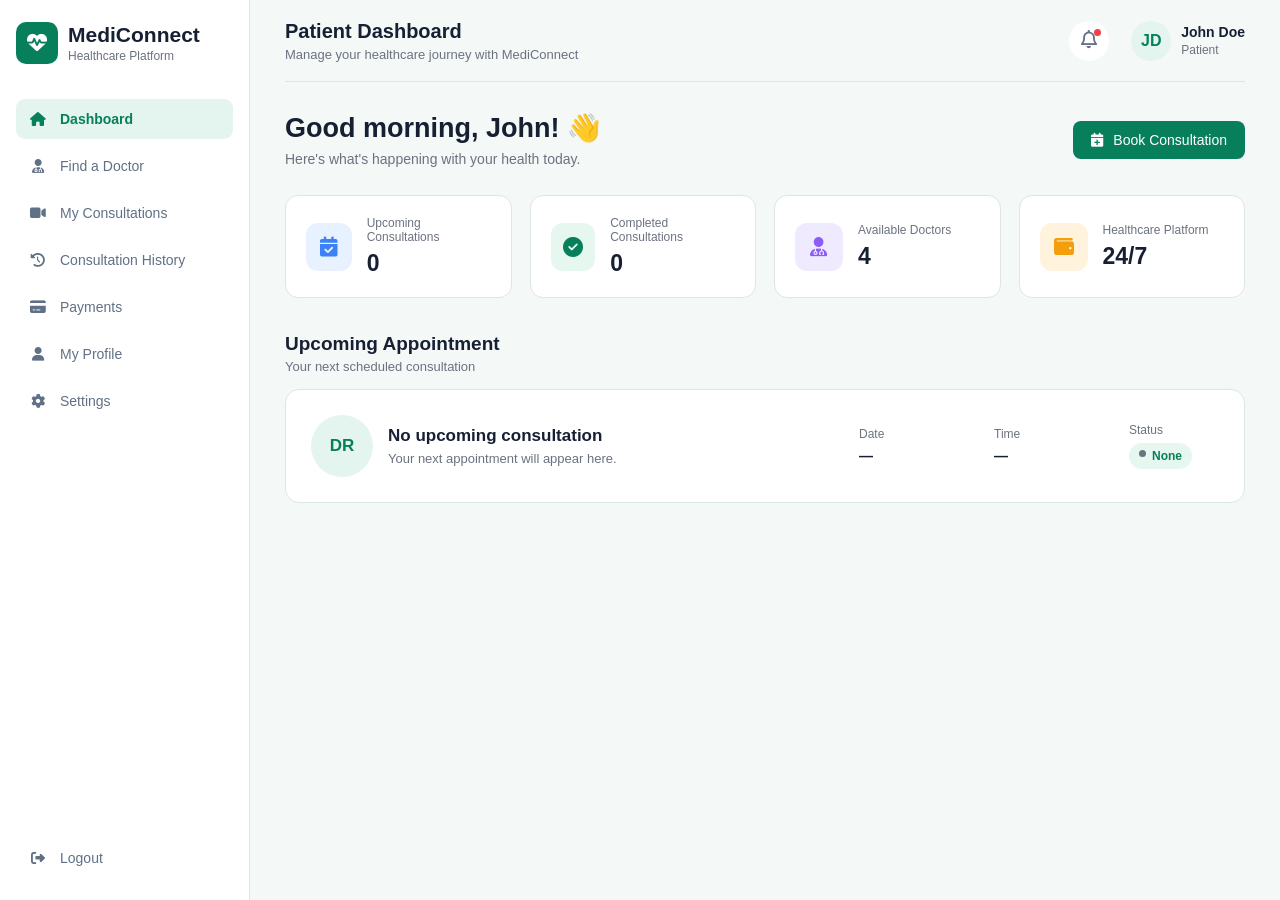
<file: index.html>
<!DOCTYPE html>
<html lang="en">

<head>
    <meta charset="UTF-8">
    <meta name="viewport" content="width=device-width, initial-scale=1.0">

    <title>MediConnect - Patient Dashboard</title>

    <link rel="stylesheet" href="style.css">

    <link
        rel="stylesheet"
        href="https://cdnjs.cloudflare.com/ajax/libs/font-awesome/6.5.2/css/all.min.css"
    >
</head>

<body>

    <!-- =====================================================
         SIDEBAR
    ====================================================== -->

    <aside class="sidebar" id="sidebar">

        <div class="logo-area">

            <div class="logo-icon">
                <i class="fa-solid fa-heart-pulse"></i>
            </div>

            <div>
                <h1>MediConnect</h1>
                <p>Healthcare Platform</p>
            </div>

        </div>


        <nav class="sidebar-nav">

            <a href="#" class="nav-item active" data-page="dashboard">
                <i class="fa-solid fa-house"></i>
                <span>Dashboard</span>
            </a>

            <a href="#" class="nav-item" data-page="find-doctor">
                <i class="fa-solid fa-user-doctor"></i>
                <span>Find a Doctor</span>
            </a>

            <a href="#" class="nav-item" data-page="consultations">
                <i class="fa-solid fa-video"></i>
                <span>My Consultations</span>
            </a>

            <a href="#" class="nav-item" data-page="history">
                <i class="fa-solid fa-clock-rotate-left"></i>
                <span>Consultation History</span>
            </a>

            <a href="#" class="nav-item" data-page="payments">
                <i class="fa-solid fa-credit-card"></i>
                <span>Payments</span>
            </a>

            <a href="#" class="nav-item" data-page="profile">
                <i class="fa-solid fa-user"></i>
                <span>My Profile</span>
            </a>

            <a href="#" class="nav-item" data-page="settings">
                <i class="fa-solid fa-gear"></i>
                <span>Settings</span>
            </a>

        </nav>


        <div class="sidebar-bottom">

            <a href="#" class="nav-item logout-item" id="logoutBtn">
                <i class="fa-solid fa-right-from-bracket"></i>
                <span>Logout</span>
            </a>

        </div>

    </aside>


    <!-- =====================================================
         MAIN CONTENT
    ====================================================== -->

    <main class="main-content">

        <!-- HEADER -->

        <header class="top-header">

            <button class="menu-button" id="menuButton">
                <i class="fa-solid fa-bars"></i>
            </button>


            <div class="header-title">

                <h2>Patient Dashboard</h2>

                <p>
                    Manage your healthcare journey with MediConnect
                </p>

            </div>


            <div class="header-right">

                <button class="notification-button" id="notificationBtn">

                    <i class="fa-regular fa-bell"></i>

                    <span class="notification-dot"></span>

                </button>


                <div class="notification-popup" id="notificationPopup">

                    <h4>Notifications</h4>

                    <p>
                        You will receive consultation updates here.
                    </p>

                </div>


                <div class="profile-info">

                    <div class="profile-image">
                        JD
                    </div>

                    <div>

                        <strong>John Doe</strong>

                        <span>Patient</span>

                    </div>

                </div>

            </div>

        </header>


        <!-- =================================================
             DASHBOARD
        ================================================== -->

        <section
            id="dashboard"
            class="page-section active-section"
        >

            <div class="welcome-section">

                <div>

                    <h1 class="greeting">
                        Good morning, John! 👋
                    </h1>

                    <p>
                        Here's what's happening with your health today.
                    </p>

                </div>

                <button
                    class="primary-button"
                    id="bookConsultationBtn"
                >
                    <i class="fa-solid fa-calendar-plus"></i>
                    Book Consultation
                </button>

            </div>


            <!-- DASHBOARD CARDS -->

            <div class="dashboard-cards">

                <div class="dashboard-card">

                    <div class="card-icon blue">
                        <i class="fa-solid fa-calendar-check"></i>
                    </div>

                    <div>

                        <span>Upcoming Consultations</span>

                        <strong id="upcomingCount">0</strong>

                    </div>

                </div>


                <div class="dashboard-card">

                    <div class="card-icon green">
                        <i class="fa-solid fa-circle-check"></i>
                    </div>

                    <div>

                        <span>Completed Consultations</span>

                        <strong id="completedDashboardCount">0</strong>

                    </div>

                </div>


                <div class="dashboard-card">

                    <div class="card-icon purple">
                        <i class="fa-solid fa-user-doctor"></i>
                    </div>

                    <div>

                        <span>Available Doctors</span>

                        <strong>4</strong>

                    </div>

                </div>


                <div class="dashboard-card">

                    <div class="card-icon orange">
                        <i class="fa-solid fa-wallet"></i>
                    </div>

                    <div>

                        <span>Healthcare Platform</span>

                        <strong>24/7</strong>

                    </div>

                </div>

            </div>


            <!-- UPCOMING APPOINTMENT -->

            <div class="section-heading">

                <div>

                    <h2>Upcoming Appointment</h2>

                    <p>
                        Your next scheduled consultation
                    </p>

                </div>

            </div>


            <div class="upcoming-appointment">

                <div class="appointment-doctor">

                    <div class="doctor-avatar large">
                        DR
                    </div>

                    <div>

                        <h3 id="dashboardDoctorName">
                            No upcoming consultation
                        </h3>

                        <p>
                            Your next appointment will appear here.
                        </p>

                    </div>

                </div>


                <div class="appointment-details">

                    <div>

                        <span>Date</span>

                        <strong id="dashboardDate">—</strong>

                    </div>


                    <div>

                        <span>Time</span>

                        <strong id="dashboardTime">—</strong>

                    </div>


                    <div>

                        <span>Status</span>

                        <span class="status confirmed">
                            <span class="status-dot"></span>
                            <span id="dashboardStatusText">
                                None
                            </span>
                        </span>

                    </div>

                </div>

            </div>

        </section>


        <!-- =================================================
             FIND DOCTOR
        ================================================== -->

        <section
            id="find-doctor"
            class="page-section"
        >

            <div class="page-heading">

                <div>

                    <h1>Find a Doctor</h1>

                    <p>
                        Find the right doctor for your healthcare needs.
                    </p>

                </div>

            </div>


            <div class="doctor-search-area">

                <div class="search-box">

                    <i class="fa-solid fa-magnifying-glass"></i>

                    <input
                        type="text"
                        id="doctorSearch"
                        placeholder="Search doctor or specialization..."
                    >

                </div>


                <div class="specialization-filters">

                    <button
                        class="specialization-button active"
                        data-specialization="all"
                    >
                        All Specializations
                    </button>

                    <button
                        class="specialization-button"
                        data-specialization="General Physician"
                    >
                        General Physician
                    </button>

                    <button
                        class="specialization-button"
                        data-specialization="Cardiologist"
                    >
                        Cardiologist
                    </button>

                    <button
                        class="specialization-button"
                        data-specialization="Dermatologist"
                    >
                        Dermatologist
                    </button>

                    <button
                        class="specialization-button"
                        data-specialization="Neurologist"
                    >
                        Neurologist
                    </button>

                </div>

            </div>


            <!-- DOCTOR GRID -->

            <div class="doctor-grid">


                <!-- SARAH -->

                <div
                    class="doctor-card"
                    data-name="Dr. Sarah Wilson"
                    data-specialization="General Physician"
                >

                    <div class="doctor-card-top">

                        <div class="doctor-avatar">
                            SW
                        </div>

                        <span class="availability">
                            Available
                        </span>

                    </div>


                    <h3>Dr. Sarah Wilson</h3>

                    <p class="specialization">
                        General Physician
                    </p>


                    <div class="doctor-rating">
                        <i class="fa-solid fa-star"></i>
                        <strong>4.8</strong>
                        <span>120+ consultations</span>
                    </div>


                    <div class="doctor-info-row">

                        <span>
                            <i class="fa-solid fa-graduation-cap"></i>
                            MBBS, MD
                        </span>

                        <span>
                            <i class="fa-solid fa-briefcase"></i>
                            10+ years
                        </span>

                    </div>


                    <div class="doctor-card-bottom">

                        <span>
                            Consultation Fee
                            <strong>₹500</strong>
                        </span>

                        <button
                            class="details-button"
                            data-doctor="Dr. Sarah Wilson"
                        >
                            View Profile
                        </button>

                    </div>

                </div>


                <!-- MICHAEL -->

                <div
                    class="doctor-card"
                    data-name="Dr. Michael Brown"
                    data-specialization="Cardiologist"
                >

                    <div class="doctor-card-top">

                        <div class="doctor-avatar">
                            MB
                        </div>

                        <span class="availability">
                            Available
                        </span>

                    </div>


                    <h3>Dr. Michael Brown</h3>

                    <p class="specialization">
                        Cardiologist
                    </p>


                    <div class="doctor-rating">

                        <i class="fa-solid fa-star"></i>

                        <strong>4.7</strong>

                        <span>
                            95+ consultations
                        </span>

                    </div>


                    <div class="doctor-info-row">

                        <span>
                            <i class="fa-solid fa-graduation-cap"></i>
                            MBBS, MD, DM
                        </span>

                        <span>
                            <i class="fa-solid fa-briefcase"></i>
                            12+ years
                        </span>

                    </div>


                    <div class="doctor-card-bottom">

                        <span>
                            Consultation Fee
                            <strong>₹800</strong>
                        </span>

                        <button
                            class="details-button"
                            data-doctor="Dr. Michael Brown"
                        >
                            View Profile
                        </button>

                    </div>

                </div>


                <!-- EMILY -->

                <div
                    class="doctor-card"
                    data-name="Dr. Emily Davis"
                    data-specialization="Dermatologist"
                >

                    <div class="doctor-card-top">

                        <div class="doctor-avatar">
                            ED
                        </div>

                        <span class="availability">
                            Available
                        </span>

                    </div>


                    <h3>Dr. Emily Davis</h3>

                    <p class="specialization">
                        Dermatologist
                    </p>


                    <div class="doctor-rating">

                        <i class="fa-solid fa-star"></i>

                        <strong>4.9</strong>

                        <span>
                            150+ consultations
                        </span>

                    </div>


                    <div class="doctor-info-row">

                        <span>
                            <i class="fa-solid fa-graduation-cap"></i>
                            MBBS, MD
                        </span>

                        <span>
                            <i class="fa-solid fa-briefcase"></i>
                            9+ years
                        </span>

                    </div>


                    <div class="doctor-card-bottom">

                        <span>
                            Consultation Fee
                            <strong>₹700</strong>
                        </span>

                        <button
                            class="details-button"
                            data-doctor="Dr. Emily Davis"
                        >
                            View Profile
                        </button>

                    </div>

                </div>


                <!-- DAVID -->

                <div
                    class="doctor-card"
                    data-name="Dr. David Miller"
                    data-specialization="Neurologist"
                >

                    <div class="doctor-card-top">

                        <div class="doctor-avatar">
                            DM
                        </div>

                        <span class="availability">
                            Available
                        </span>

                    </div>


                    <h3>Dr. David Miller</h3>

                    <p class="specialization">
                        Neurologist
                    </p>


                    <div class="doctor-rating">

                        <i class="fa-solid fa-star"></i>

                        <strong>4.6</strong>

                        <span>
                            87+ consultations
                        </span>

                    </div>


                    <div class="doctor-info-row">

                        <span>
                            <i class="fa-solid fa-graduation-cap"></i>
                            MBBS, MD, DM
                        </span>

                        <span>
                            <i class="fa-solid fa-briefcase"></i>
                            11+ years
                        </span>

                    </div>


                    <div class="doctor-card-bottom">

                        <span>
                            Consultation Fee
                            <strong>₹900</strong>
                        </span>

                        <button
                            class="details-button"
                            data-doctor="Dr. David Miller"
                        >
                            View Profile
                        </button>

                    </div>

                </div>

            </div>

        </section>


        <!-- =================================================
             DOCTOR DETAILS
        ================================================== -->

        <section
            id="doctor-details"
            class="page-section"
        >

            <button
                class="back-button"
                id="backToDoctorsBtn"
            >
                <i class="fa-solid fa-arrow-left"></i>
                Back to Doctors
            </button>


            <div class="doctor-details-card">

                <div class="doctor-details-header">

                    <div class="doctor-avatar extra-large">
                        DR
                    </div>

                    <div>

                        <h1 id="detailDoctorName">
                            Doctor
                        </h1>

                        <p id="detailSpecialization">
                            Specialization
                        </p>

                        <div class="doctor-rating">

                            <i class="fa-solid fa-star"></i>

                            <strong id="detailRating">
                                0
                            </strong>

                        </div>

                    </div>

                </div>


                <div class="doctor-details-grid">

                    <div class="detail-box">

                        <i class="fa-solid fa-graduation-cap"></i>

                        <span>Qualification</span>

                        <strong id="detailQualification">
                            —
                        </strong>

                    </div>


                    <div class="detail-box">

                        <i class="fa-solid fa-briefcase"></i>

                        <span>Experience</span>

                        <strong id="detailExperience">
                            —
                        </strong>

                    </div>


                    <div class="detail-box">

                        <i class="fa-solid fa-users"></i>

                        <span>Consultations</span>

                        <strong id="detailConsultations">
                            —
                        </strong>

                    </div>


                    <div class="detail-box">

                        <i class="fa-solid fa-indian-rupee-sign"></i>

                        <span>Consultation Fee</span>

                        <strong id="detailFee">
                            —
                        </strong>

                    </div>

                </div>


                <div class="about-doctor">

                    <h2>About the Doctor</h2>

                    <p id="detailAbout">
                        Doctor information will appear here.
                    </p>

                </div>


                <button
                    class="primary-button large-button"
                    id="bookDoctorBtn"
                >
                    <i class="fa-solid fa-calendar-plus"></i>
                    Book Consultation
                </button>

            </div>

        </section>


        <!-- =================================================
             BOOK CONSULTATION
        ================================================== -->

        <section
            id="book-consultation"
            class="page-section"
        >

            <div class="page-heading">

                <div>

                    <h1>Book Consultation</h1>

                    <p>
                        Choose your preferred date and time.
                    </p>

                </div>

            </div>


            <div class="booking-card">

                <div class="booking-doctor-summary">

                    <div class="doctor-avatar">
                        DR
                    </div>

                    <div>

                        <h2 id="bookingDoctorName">
                            Doctor
                        </h2>

                        <p id="bookingSpecialization">
                            Specialization
                        </p>

                        <div class="doctor-rating">

                            <i class="fa-solid fa-star"></i>

                            <strong id="bookingRating">
                                0
                            </strong>

                        </div>

                    </div>

                </div>


                <div class="form-group">

                    <label for="consultationDate">
                        Consultation Date
                    </label>

                    <input
                        type="date"
                        id="consultationDate"
                    >

                </div>


                <div class="form-group">

                    <label>
                        Select Time
                    </label>


                    <div class="time-slots">

                        <button
                            type="button"
                            class="time-slot"
                            data-time="09:00 AM"
                        >
                            09:00 AM
                        </button>

                        <button
                            type="button"
                            class="time-slot"
                            data-time="10:00 AM"
                        >
                            10:00 AM
                        </button>

                        <button
                            type="button"
                            class="time-slot"
                            data-time="11:00 AM"
                        >
                            11:00 AM
                        </button>

                        <button
                            type="button"
                            class="time-slot"
                            data-time="02:00 PM"
                        >
                            02:00 PM
                        </button>

                        <button
                            type="button"
                            class="time-slot"
                            data-time="03:00 PM"
                        >
                            03:00 PM
                        </button>

                        <button
                            type="button"
                            class="time-slot"
                            data-time="04:00 PM"
                        >
                            04:00 PM
                        </button>

                        <button
                            type="button"
                            class="time-slot"
                            data-time="05:00 PM"
                        >
                            05:00 PM
                        </button>

                    </div>

                </div>


                <div class="form-group">

                    <label for="patientConcern">
                        What would you like to discuss?
                    </label>

                    <textarea
                        id="patientConcern"
                        rows="5"
                        placeholder="Briefly describe your health concern..."
                    ></textarea>

                </div>


                <div class="booking-fee">

                    <span>
                        Consultation Fee
                    </span>

                    <strong id="bookingFee">
                        ₹0
                    </strong>

                </div>


                <div class="booking-actions">

                    <button
                        class="secondary-button"
                        id="cancelBookingBtn"
                        type="button"
                    >
                        Cancel
                    </button>

                    <button
                        class="primary-button"
                        id="confirmBookingBtn"
                        type="button"
                    >
                        Send Consultation Request
                    </button>

                </div>

            </div>

        </section>


        <!-- =================================================
             MY CONSULTATIONS
        ================================================== -->

        <section
            id="consultations"
            class="page-section"
        >

            <div class="page-heading">

                <div>

                    <h1>My Consultations</h1>

                    <p>
                        Track your consultation requests and appointments.
                    </p>

                </div>

            </div>


            <div
                id="consultationsContainer"
                class="consultations-container"
            ></div>


            <div
                id="emptyConsultations"
                class="empty-state"
            >

                <div class="empty-icon">
                    <i class="fa-solid fa-calendar-xmark"></i>
                </div>

                <h2>No Consultations</h2>

                <p>
                    You don't have any consultation requests yet.
                </p>

                <button
                    class="primary-button"
                    id="findDoctorFromConsultations"
                >
                    Find a Doctor
                </button>

            </div>

        </section>


        <!-- =================================================
             CONSULTATION ROOM
        ================================================== -->

        <section
            id="consultation-room"
            class="page-section"
        >

            <div class="consultation-room">

                <div class="room-header">

                    <div class="room-doctor-info">

                        <div class="doctor-avatar">
                            DR
                        </div>

                        <div>

                            <h2 id="roomDoctorName">
                                Doctor
                            </h2>

                            <p id="roomSpecialization">
                                Specialization
                            </p>

                        </div>

                    </div>


                    <span class="live-status">
                        <span></span>
                        Consultation
                    </span>

                </div>


                <div class="room-content">

                    <!-- CHAT -->

                    <div class="chat-section">

                        <div
                            class="chat-container"
                            id="chatContainer"
                        >

                            <div class="chat-welcome">

                                <div class="welcome-icon">
                                    <i class="fa-solid fa-video"></i>
                                </div>

                                <h3>
                                    Consultation Room
                                </h3>

                                <p>
                                    You are now connected to your doctor.
                                </p>

                            </div>

                        </div>


                        <div class="message-box">

                            <textarea
                                id="messageInput"
                                rows="2"
                                placeholder="Type your message..."
                            ></textarea>

                            <button
                                class="send-button"
                                id="sendMessageBtn"
                            >
                                <i class="fa-solid fa-paper-plane"></i>
                            </button>

                        </div>

                    </div>


                    <!-- SIDEBAR -->

                    <aside class="room-sidebar">

                        <div class="room-info-card">

                            <h3>
                                Consultation Details
                            </h3>

                            <div class="room-detail">

                                <span>Concern</span>

                                <p id="roomConcern">
                                    —
                                </p>

                            </div>

                        </div>


                        <!-- PATIENT VIEW ONLY -->

                        <div class="prescription-card">

                            <div class="prescription-header">

                                <div>

                                    <h3>
                                        Prescription
                                    </h3>

                                    <p>
                                        Doctor's prescription
                                    </p>

                                </div>

                                <i class="fa-solid fa-prescription-bottle-medical"></i>

                            </div>


                            <div
                                id="prescriptionList"
                                class="prescription-list"
                            >

                                <div class="prescription-item">

                                    <strong>
                                        No prescription yet
                                    </strong>

                                    <p>
                                        Your doctor has not added a prescription.
                                    </p>

                                </div>

                            </div>

                        </div>


                        <button
                            class="end-consultation-button"
                            id="endConsultationBtn"
                        >
                            <i class="fa-solid fa-phone-slash"></i>
                            End Consultation
                        </button>

                    </aside>

                </div>

            </div>

        </section>


        <!-- =================================================
             CONSULTATION PAYMENT
        ================================================== -->

        <section
            id="consultation-payment"
            class="page-section"
        >

            <div class="page-heading">

                <div>

                    <h1>Complete Payment</h1>

                    <p>
                        Complete your consultation payment.
                    </p>

                </div>

            </div>


            <div class="payment-card">

                <div class="payment-doctor">

                    <div class="doctor-avatar">
                        DR
                    </div>

                    <div>

                        <h2 id="paymentDoctor">
                            Doctor
                        </h2>

                        <p id="paymentSpecialization">
                            Specialization
                        </p>

                    </div>

                </div>


                <div class="payment-summary">

                    <div>

                        <span>
                            Consultation Fee
                        </span>

                        <strong id="paymentAmount">
                            ₹0
                        </strong>

                    </div>


                    <div class="payment-total">

                        <span>
                            Total
                        </span>

                        <strong id="paymentTotal">
                            ₹0
                        </strong>

                    </div>

                </div>


                <h3>
                    Select Payment Method
                </h3>


                <div class="payment-methods">

                    <label class="payment-method">

                        <input
                            type="radio"
                            name="paymentMethod"
                            value="UPI"
                            checked
                        >

                        <span>
                            <i class="fa-solid fa-mobile-screen-button"></i>
                            UPI
                        </span>

                    </label>


                    <label class="payment-method">

                        <input
                            type="radio"
                            name="paymentMethod"
                            value="Card"
                        >

                        <span>
                            <i class="fa-solid fa-credit-card"></i>
                            Card
                        </span>

                    </label>


                    <label class="payment-method">

                        <input
                            type="radio"
                            name="paymentMethod"
                            value="Net Banking"
                        >

                        <span>
                            <i class="fa-solid fa-building-columns"></i>
                            Net Banking
                        </span>

                    </label>

                </div>


                <button
                    class="primary-button payment-button"
                    id="payNowBtn"
                >
                    <i class="fa-solid fa-lock"></i>
                    Pay Now
                </button>

            </div>

        </section>


        <!-- =================================================
             CONSULTATION HISTORY
        ================================================== -->

        <section
            id="history"
            class="page-section"
        >

            <div class="page-heading">

                <div>

                    <h1>Consultation History</h1>

                    <p>
                        View your completed consultations.
                    </p>

                </div>

            </div>


            <div class="history-summary">

                <div class="summary-card">

                    <span>
                        Completed Consultations
                    </span>

                    <strong id="completedCount">
                        0
                    </strong>

                </div>


                <div class="summary-card">

                    <span>
                        Total Consultation Fees
                    </span>

                    <strong id="historyTotalFees">
                        ₹0
                    </strong>

                </div>

            </div>


            <div class="history-card">

                <div class="table-wrapper">

                    <table>

                        <thead>

                            <tr>

                                <th>Doctor</th>

                                <th>Specialization</th>

                                <th>Date</th>

                                <th>Time</th>

                                <th>Fee</th>

                                <th>Status</th>

                            </tr>

                        </thead>


                        <tbody id="historyTableBody"></tbody>

                    </table>

                </div>

            </div>


            <div
                id="emptyHistory"
                class="empty-state"
            >

                <div class="empty-icon">
                    <i class="fa-solid fa-clock-rotate-left"></i>
                </div>

                <h2>No History Yet</h2>

                <p>
                    Your completed consultations will appear here.
                </p>

                <button
                    class="primary-button"
                    id="findDoctorFromHistory"
                >
                    Find a Doctor
                </button>

            </div>

        </section>


        <!-- =================================================
             PAYMENTS
        ================================================== -->

        <section
            id="payments"
            class="page-section"
        >

            <div class="page-heading">

                <div>

                    <h1>Payments</h1>

                    <p>
                        View your consultation payment history.
                    </p>

                </div>

            </div>


            <div class="payment-history-card">

                <div class="table-wrapper">

                    <table>

                        <thead>

                            <tr>

                                <th>Service</th>

                                <th>Doctor</th>

                                <th>Date</th>

                                <th>Amount</th>

                                <th>Status</th>

                            </tr>

                        </thead>


                        <tbody id="paymentTableBody"></tbody>

                    </table>

                </div>

            </div>

        </section>


        <!-- =================================================
             PROFILE
        ================================================== -->

        <section
            id="profile"
            class="page-section"
        >

            <div class="page-heading">

                <div>

                    <h1>My Profile</h1>

                    <p>
                        Manage your personal information.
                    </p>

                </div>

            </div>


            <div class="profile-card">

                <div class="profile-main">

                    <div class="large-profile">
                        JD
                    </div>

                    <div>

                        <h2>
                            John Doe
                        </h2>

                        <p>
                            Patient
                        </p>

                    </div>

                </div>


                <div class="profile-information">

                    <div>

                        <i class="fa-solid fa-envelope"></i>

                        <div>

                            <span>john@example.com</span>

                            <small>Email Address</small>

                        </div>

                    </div>


                    <div>

                        <i class="fa-solid fa-phone"></i>

                        <div>

                            <span>+91 XXXXX XXXXX</span>

                            <small>Phone Number</small>

                        </div>

                    </div>


                    <div>

                        <i class="fa-solid fa-user"></i>

                        <div>

                            <span>Patient</span>

                            <small>Account Type</small>

                        </div>

                    </div>

                </div>

            </div>

        </section>


        <!-- =================================================
             SETTINGS
        ================================================== -->

        <section
            id="settings"
            class="page-section"
        >

            <div class="page-heading">

                <div>

                    <h1>Settings</h1>

                    <p>
                        Manage your account settings.
                    </p>

                </div>

            </div>


            <div class="settings-card">

                <h2>
                    Account Information
                </h2>


                <div class="form-group">

                    <label>
                        Full Name
                    </label>

                    <input
                        type="text"
                        value="John Doe"
                    >

                </div>


                <div class="form-group">

                    <label>
                        Email Address
                    </label>

                    <input
                        type="email"
                        value="john@example.com"
                    >

                </div>


                <div class="form-group">

                    <label>
                        Phone Number
                    </label>

                    <input
                        type="text"
                        value="+91 XXXXX XXXXX"
                    >

                </div>


                <button
                    type="button"
                    class="primary-button"
                >
                    Save Changes
                </button>

            </div>

        </section>

    </main>


    <script src="script.js"></script>

</body>

</html>
</file>
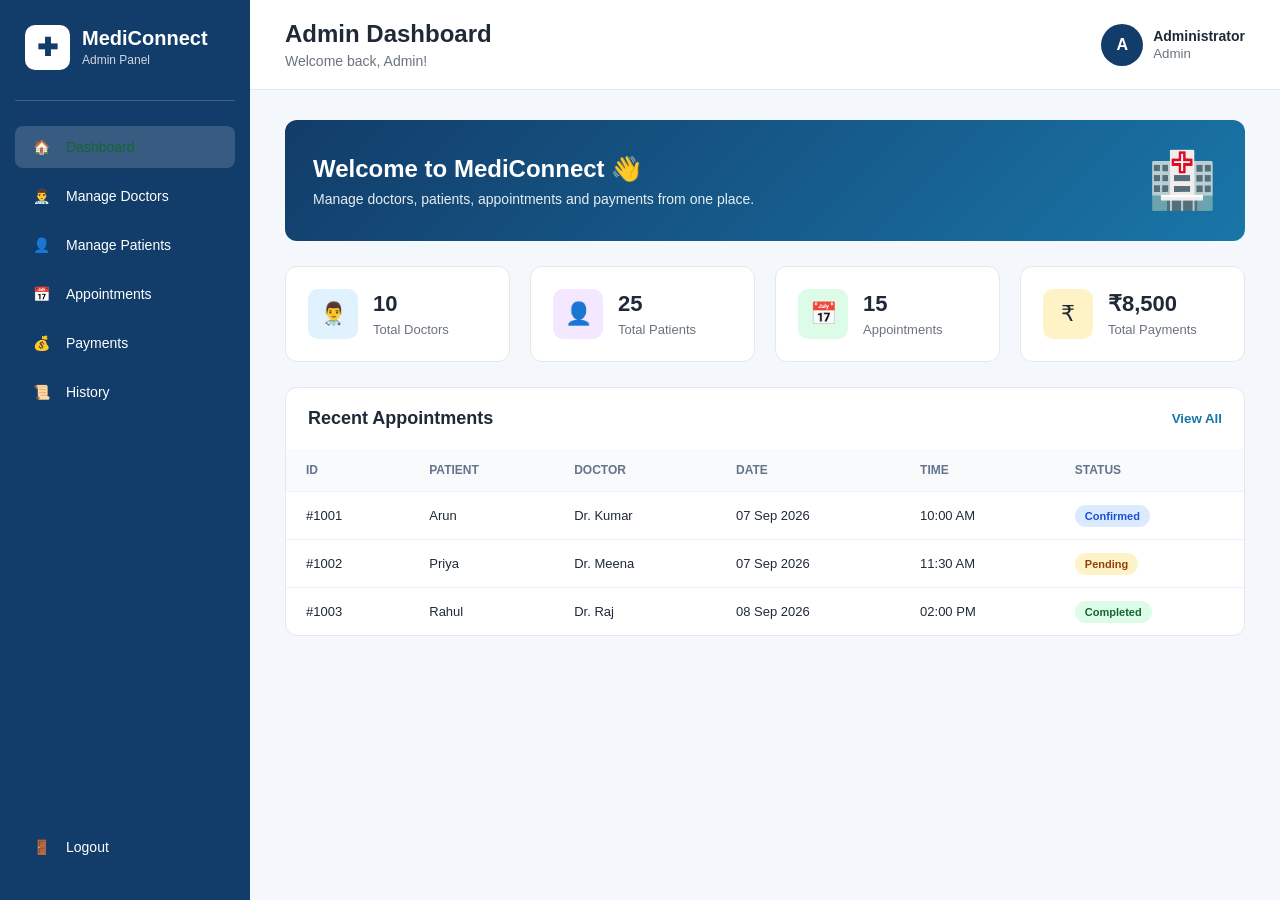
<file: admin.html>
<!DOCTYPE html>
<html lang="en">
<head>
    <meta charset="UTF-8">
    <meta name="viewport" content="width=device-width, initial-scale=1.0">
    <title>Admin Dashboard - MediConnect</title>

    <link rel="stylesheet" href="admin.css">
</head>

<body>

    <!-- Sidebar -->
    <aside class="sidebar">

        <div class="logo">
            <div class="logo-icon">✚</div>
            <div>
                <h2>MediConnect</h2>
                <span>Admin Panel</span>
            </div>
        </div>

        <nav class="menu">

            <a href="#" class="menu-item active" onclick="showSection('dashboard', this)">
                <span>🏠</span>
                Dashboard
            </a>

            <a href="#" class="menu-item" onclick="showSection('doctors', this)">
                <span>👨‍⚕️</span>
                Manage Doctors
            </a>

            <a href="#" class="menu-item" onclick="showSection('patients', this)">
                <span>👤</span>
                Manage Patients
            </a>

            <a href="#" class="menu-item" onclick="showSection('appointments', this)">
                <span>📅</span>
                Appointments
            </a>

            <a href="#" class="menu-item" onclick="showSection('payments', this)">
                <span>💰</span>
                Payments
            </a>

            <a href="#" class="menu-item" onclick="showSection('history', this)">
                <span>📜</span>
                History
            </a>

        </nav>

        <div class="sidebar-bottom">

            <a href="#" class="menu-item logout" onclick="logoutAdmin()">
                <span>🚪</span>
                Logout
            </a>

        </div>

    </aside>


    <!-- Main Content -->
    <main class="main-content">

        <!-- Top Bar -->
        <header class="topbar">

            <div>
                <h1 id="pageTitle">Admin Dashboard</h1>
                <p id="pageSubtitle">Welcome back, Admin!</p>
            </div>

            <div class="admin-profile">
                <div class="profile-icon">A</div>

                <div>
                    <strong>Administrator</strong>
                    <small>Admin</small>
                </div>
            </div>

        </header>


        <!-- ================= DASHBOARD ================= -->

        <section id="dashboard" class="content-section active-section">

            <div class="welcome-box">
                <div>
                    <h2>Welcome to MediConnect 👋</h2>
                    <p>Manage doctors, patients, appointments and payments from one place.</p>
                </div>

                <div class="welcome-icon">🏥</div>
            </div>


            <!-- Statistics Cards -->

            <div class="stats-container">

                <div class="stat-card">
                    <div class="stat-icon doctor-icon">👨‍⚕️</div>

                    <div>
                        <h3>10</h3>
                        <p>Total Doctors</p>
                    </div>
                </div>


                <div class="stat-card">
                    <div class="stat-icon patient-icon">👤</div>

                    <div>
                        <h3>25</h3>
                        <p>Total Patients</p>
                    </div>
                </div>


                <div class="stat-card">
                    <div class="stat-icon appointment-icon">📅</div>

                    <div>
                        <h3>15</h3>
                        <p>Appointments</p>
                    </div>
                </div>


                <div class="stat-card">
                    <div class="stat-icon payment-icon">₹</div>

                    <div>
                        <h3>₹8,500</h3>
                        <p>Total Payments</p>
                    </div>
                </div>

            </div>


            <!-- Recent Appointments -->

            <div class="table-card">

                <div class="table-header">
                    <h2>Recent Appointments</h2>

                    <button onclick="showSection('appointments', document.querySelectorAll('.menu-item')[3])">
                        View All
                    </button>
                </div>


                <div class="table-container">

                    <table>

                        <thead>
                            <tr>
                                <th>ID</th>
                                <th>Patient</th>
                                <th>Doctor</th>
                                <th>Date</th>
                                <th>Time</th>
                                <th>Status</th>
                            </tr>
                        </thead>

                        <tbody>

                            <tr>
                                <td>#1001</td>
                                <td>Arun</td>
                                <td>Dr. Kumar</td>
                                <td>07 Sep 2026</td>
                                <td>10:00 AM</td>
                                <td><span class="status confirmed">Confirmed</span></td>
                            </tr>

                            <tr>
                                <td>#1002</td>
                                <td>Priya</td>
                                <td>Dr. Meena</td>
                                <td>07 Sep 2026</td>
                                <td>11:30 AM</td>
                                <td><span class="status pending">Pending</span></td>
                            </tr>

                            <tr>
                                <td>#1003</td>
                                <td>Rahul</td>
                                <td>Dr. Raj</td>
                                <td>08 Sep 2026</td>
                                <td>02:00 PM</td>
                                <td><span class="status completed">Completed</span></td>
                            </tr>

                        </tbody>

                    </table>

                </div>

            </div>

        </section>


        <!-- ================= DOCTORS ================= -->

        <section id="doctors" class="content-section">

            <div class="section-heading">
                <div>
                    <h2>Manage Doctors</h2>
                    <p>View and manage registered doctors.</p>
                </div>

                <button class="primary-btn" onclick="addDoctor()">
                    + Add Doctor
                </button>
            </div>


            <div class="table-card">

                <div class="table-container">

                    <table>

                        <thead>
                            <tr>
                                <th>ID</th>
                                <th>Doctor Name</th>
                                <th>Specialization</th>
                                <th>Email</th>
                                <th>Status</th>
                                <th>Action</th>
                            </tr>
                        </thead>

                        <tbody>

                            <tr>
                                <td>D001</td>
                                <td>Dr. Kumar</td>
                                <td>Cardiologist</td>
                                <td>kumar@mediconnect.com</td>
                                <td><span class="status active">Active</span></td>
                                <td>
                                    <button class="action-btn view">View</button>
                                    <button class="action-btn delete" onclick="deleteRecord(this)">Delete</button>
                                </td>
                            </tr>

                            <tr>
                                <td>D002</td>
                                <td>Dr. Meena</td>
                                <td>Dermatologist</td>
                                <td>meena@mediconnect.com</td>
                                <td><span class="status active">Active</span></td>
                                <td>
                                    <button class="action-btn view">View</button>
                                    <button class="action-btn delete" onclick="deleteRecord(this)">Delete</button>
                                </td>
                            </tr>

                            <tr>
                                <td>D003</td>
                                <td>Dr. Raj</td>
                                <td>Neurologist</td>
                                <td>raj@mediconnect.com</td>
                                <td><span class="status inactive">Inactive</span></td>
                                <td>
                                    <button class="action-btn view">View</button>
                                    <button class="action-btn delete" onclick="deleteRecord(this)">Delete</button>
                                </td>
                            </tr>

                        </tbody>

                    </table>

                </div>

            </div>

        </section>


        <!-- ================= PATIENTS ================= -->

        <section id="patients" class="content-section">

            <div class="section-heading">
                <div>
                    <h2>Manage Patients</h2>
                    <p>View registered patient information.</p>
                </div>
            </div>


            <div class="table-card">

                <div class="table-container">

                    <table>

                        <thead>
                            <tr>
                                <th>ID</th>
                                <th>Patient Name</th>
                                <th>Email</th>
                                <th>Phone</th>
                                <th>Status</th>
                                <th>Action</th>
                            </tr>
                        </thead>

                        <tbody>

                            <tr>
                                <td>P001</td>
                                <td>Arun</td>
                                <td>arun@gmail.com</td>
                                <td>9876543210</td>
                                <td><span class="status active">Active</span></td>
                                <td>
                                    <button class="action-btn view">View</button>
                                    <button class="action-btn delete" onclick="deleteRecord(this)">Delete</button>
                                </td>
                            </tr>

                            <tr>
                                <td>P002</td>
                                <td>Priya</td>
                                <td>priya@gmail.com</td>
                                <td>9876543211</td>
                                <td><span class="status active">Active</span></td>
                                <td>
                                    <button class="action-btn view">View</button>
                                    <button class="action-btn delete" onclick="deleteRecord(this)">Delete</button>
                                </td>
                            </tr>

                        </tbody>

                    </table>

                </div>

            </div>

        </section>


        <!-- ================= APPOINTMENTS ================= -->

        <section id="appointments" class="content-section">

            <div class="section-heading">

                <div>
                    <h2>Appointments</h2>
                    <p>Monitor all doctor appointments.</p>
                </div>

            </div>


            <div class="table-card">

                <div class="table-container">

                    <table>

                        <thead>
                            <tr>
                                <th>Appointment ID</th>
                                <th>Patient</th>
                                <th>Doctor</th>
                                <th>Date</th>
                                <th>Time</th>
                                <th>Status</th>
                            </tr>
                        </thead>

                        <tbody>

                            <tr>
                                <td>A001</td>
                                <td>Arun</td>
                                <td>Dr. Kumar</td>
                                <td>07 Sep 2026</td>
                                <td>10:00 AM</td>
                                <td><span class="status confirmed">Confirmed</span></td>
                            </tr>

                            <tr>
                                <td>A002</td>
                                <td>Priya</td>
                                <td>Dr. Meena</td>
                                <td>07 Sep 2026</td>
                                <td>11:30 AM</td>
                                <td><span class="status pending">Pending</span></td>
                            </tr>

                            <tr>
                                <td>A003</td>
                                <td>Rahul</td>
                                <td>Dr. Raj</td>
                                <td>08 Sep 2026</td>
                                <td>02:00 PM</td>
                                <td><span class="status completed">Completed</span></td>
                            </tr>

                        </tbody>

                    </table>

                </div>

            </div>

        </section>


        <!-- ================= PAYMENTS ================= -->

        <section id="payments" class="content-section">

            <div class="section-heading">

                <div>
                    <h2>Payments</h2>
                    <p>View consultation fees and payment records.</p>
                </div>

            </div>


            <div class="stats-container">

                <div class="stat-card">
                    <div class="stat-icon payment-icon">₹</div>

                    <div>
                        <h3>₹8,500</h3>
                        <p>Total Revenue</p>
                    </div>
                </div>

                <div class="stat-card">
                    <div class="stat-icon appointment-icon">✓</div>

                    <div>
                        <h3>12</h3>
                        <p>Successful Payments</p>
                    </div>
                </div>

                <div class="stat-card">
                    <div class="stat-icon patient-icon">⏳</div>

                    <div>
                        <h3>3</h3>
                        <p>Pending Payments</p>
                    </div>
                </div>

            </div>


            <div class="table-card">

                <div class="table-container">

                    <table>

                        <thead>
                            <tr>
                                <th>Payment ID</th>
                                <th>Patient</th>
                                <th>Doctor</th>
                                <th>Amount</th>
                                <th>Date</th>
                                <th>Status</th>
                            </tr>
                        </thead>

                        <tbody>

                            <tr>
                                <td>PAY001</td>
                                <td>Arun</td>
                                <td>Dr. Kumar</td>
                                <td>₹800</td>
                                <td>07 Sep 2026</td>
                                <td><span class="status completed">Paid</span></td>
                            </tr>

                            <tr>
                                <td>PAY002</td>
                                <td>Priya</td>
                                <td>Dr. Meena</td>
                                <td>₹700</td>
                                <td>07 Sep 2026</td>
                                <td><span class="status completed">Paid</span></td>
                            </tr>

                            <tr>
                                <td>PAY003</td>
                                <td>Rahul</td>
                                <td>Dr. Raj</td>
                                <td>₹900</td>
                                <td>08 Sep 2026</td>
                                <td><span class="status pending">Pending</span></td>
                            </tr>

                        </tbody>

                    </table>

                </div>

            </div>

        </section>


        <!-- ================= HISTORY ================= -->

        <section id="history" class="content-section">

            <div class="section-heading">

                <div>
                    <h2>Consultation History</h2>
                    <p>View completed consultation records.</p>
                </div>

            </div>


            <div class="table-card">

                <div class="table-container">

                    <table>

                        <thead>
                            <tr>
                                <th>History ID</th>
                                <th>Patient</th>
                                <th>Doctor</th>
                                <th>Consultation Date</th>
                                <th>Fee</th>
                                <th>Status</th>
                            </tr>
                        </thead>

                        <tbody>

                            <tr>
                                <td>H001</td>
                                <td>Arun</td>
                                <td>Dr. Kumar</td>
                                <td>05 Sep 2026</td>
                                <td>₹800</td>
                                <td><span class="status completed">Completed</span></td>
                            </tr>

                            <tr>
                                <td>H002</td>
                                <td>Priya</td>
                                <td>Dr. Meena</td>
                                <td>04 Sep 2026</td>
                                <td>₹700</td>
                                <td><span class="status completed">Completed</span></td>
                            </tr>

                        </tbody>

                    </table>

                </div>

            </div>

        </section>

    </main>


    <script src="admin.js"></script>

</body>
</html>
</file>
<file: style.css>
/* =========================================================
   RESET
========================================================= */

* {
    margin: 0;
    padding: 0;
    box-sizing: border-box;
}


html {
    scroll-behavior: smooth;
}


body {
    font-family: Arial, Helvetica, sans-serif;
    background: #f4f8f7;
    color: #172033;
    min-height: 100vh;
}


/* =========================================================
   COLORS
========================================================= */

:root {

    --primary: #087f5b;
    --primary-dark: #056b4c;
    --primary-light: #e3f5ee;

    --text: #172033;
    --muted: #6b7280;

    --border: #dce7e3;

    --white: #ffffff;

    --blue: #3b82f6;
    --purple: #8b5cf6;
    --orange: #f59e0b;

    --danger: #dc2626;

}


/* =========================================================
   SIDEBAR
========================================================= */

.sidebar {

    position: fixed;

    left: 0;
    top: 0;

    width: 250px;
    height: 100vh;

    background: #ffffff;

    border-right: 1px solid var(--border);

    display: flex;
    flex-direction: column;

    z-index: 1000;

    padding: 22px 16px;

}


.logo-area {

    display: flex;

    align-items: center;

    gap: 10px;

    margin-bottom: 35px;

}


.logo-icon {

    width: 42px;
    height: 42px;

    border-radius: 10px;

    background: var(--primary);

    color: white;

    display: flex;
    align-items: center;
    justify-content: center;

    font-size: 20px;

}


.logo-area h1 {

    font-size: 21px;

    color: #172033;

    margin-bottom: 2px;

}


.logo-area p {

    color: var(--muted);

    font-size: 12px;

}


.sidebar-nav {

    display: flex;

    flex-direction: column;

    gap: 7px;

}


.nav-item {

    display: flex;

    align-items: center;

    gap: 13px;

    padding: 12px 13px;

    border-radius: 9px;

    text-decoration: none;

    color: #607086;

    font-size: 14px;

    transition: 0.2s ease;

}


.nav-item i {

    width: 18px;

    text-align: center;

}


.nav-item:hover {

    background: #f0f8f5;

    color: var(--primary);

}


.nav-item.active {

    background: var(--primary-light);

    color: var(--primary);

    font-weight: 600;

}


.sidebar-bottom {

    margin-top: auto;

}


.logout-item:hover {

    color: var(--danger);

    background: #fff1f1;

}


/* =========================================================
   MAIN CONTENT
========================================================= */

.main-content {

    margin-left: 250px;

    min-height: 100vh;

    padding: 0 35px 40px;

}


/* =========================================================
   HEADER
========================================================= */

.top-header {

    height: 82px;

    display: flex;

    align-items: center;

    justify-content: space-between;

    border-bottom: 1px solid var(--border);

    margin-bottom: 30px;

    position: relative;

}


.menu-button {

    display: none;

}


.header-title h2 {

    font-size: 20px;

    margin-bottom: 4px;

}


.header-title p {

    color: var(--muted);

    font-size: 13px;

}


.header-right {

    display: flex;

    align-items: center;

    gap: 22px;

    position: relative;

}


.notification-button {

    width: 40px;
    height: 40px;

    border: none;

    background: white;

    border-radius: 50%;

    cursor: pointer;

    font-size: 18px;

    color: #637083;

    position: relative;

}


.notification-button:hover {

    background: #eef7f4;

    color: var(--primary);

}


.notification-dot {

    position: absolute;

    top: 8px;
    right: 8px;

    width: 7px;
    height: 7px;

    background: #ef4444;

    border-radius: 50%;

}


.notification-popup {

    position: absolute;

    right: 110px;

    top: 55px;

    width: 280px;

    background: white;

    border: 1px solid var(--border);

    border-radius: 12px;

    padding: 18px;

    box-shadow: 0 10px 30px rgba(0,0,0,0.1);

    display: none;

    z-index: 2000;

}


.notification-popup.show {

    display: block;

}


.notification-popup h4 {

    margin-bottom: 8px;

}


.notification-popup p {

    color: var(--muted);

    font-size: 13px;

}


.profile-info {

    display: flex;

    align-items: center;

    gap: 10px;

}


.profile-info strong {

    display: block;

    font-size: 14px;

}


.profile-info span {

    display: block;

    color: var(--muted);

    font-size: 12px;

    margin-top: 3px;

}


.profile-image {

    width: 40px;
    height: 40px;

    border-radius: 50%;

    background: var(--primary-light);

    color: var(--primary);

    display: flex;

    align-items: center;

    justify-content: center;

    font-weight: 700;

}


/* =========================================================
   PAGE SECTIONS
========================================================= */

.page-section {

    display: none;

}


.page-section.active-section {

    display: block;

}


.page-heading {

    display: flex;

    align-items: center;

    justify-content: space-between;

    margin-bottom: 25px;

}


.page-heading h1 {

    font-size: 26px;

    margin-bottom: 7px;

}


.page-heading p {

    color: var(--muted);

    font-size: 14px;

}


/* =========================================================
   BUTTONS
========================================================= */

.primary-button {

    border: none;

    background: var(--primary);

    color: white;

    padding: 11px 18px;

    border-radius: 8px;

    font-size: 14px;

    cursor: pointer;

    transition: 0.2s ease;

}


.primary-button:hover {

    background: var(--primary-dark);

}


.primary-button i {

    margin-right: 6px;

}


.secondary-button {

    background: white;

    color: #526174;

    border: 1px solid var(--border);

    padding: 11px 18px;

    border-radius: 8px;

    cursor: pointer;

    font-size: 14px;

}


.secondary-button:hover {

    background: #f5f7f7;

}


.large-button {

    padding: 13px 25px;

}


.back-button {

    border: none;

    background: transparent;

    color: var(--primary);

    cursor: pointer;

    font-size: 14px;

    margin-bottom: 20px;

}


.back-button i {

    margin-right: 7px;

}


/* =========================================================
   DASHBOARD
========================================================= */

.welcome-section {

    display: flex;

    justify-content: space-between;

    align-items: center;

    margin-bottom: 28px;

}


.greeting {

    font-size: 27px;

    margin-bottom: 7px;

}


.welcome-section p {

    color: var(--muted);

    font-size: 14px;

}


/* =========================================================
   DASHBOARD CARDS
========================================================= */

.dashboard-cards {

    display: grid;

    grid-template-columns:
        repeat(4, minmax(0, 1fr));

    gap: 18px;

    margin-bottom: 35px;

}


.dashboard-card {

    background: white;

    border: 1px solid var(--border);

    border-radius: 13px;

    padding: 20px;

    display: flex;

    align-items: center;

    gap: 15px;

}


.card-icon {

    width: 48px;
    height: 48px;

    border-radius: 12px;

    display: flex;

    align-items: center;

    justify-content: center;

    font-size: 20px;

}


.card-icon.blue {

    background: #e8f1ff;

    color: var(--blue);

}


.card-icon.green {

    background: #e5f7ef;

    color: var(--primary);

}


.card-icon.purple {

    background: #f0eaff;

    color: var(--purple);

}


.card-icon.orange {

    background: #fff3dd;

    color: var(--orange);

}


.dashboard-card span {

    display: block;

    color: var(--muted);

    font-size: 12px;

    margin-bottom: 6px;

}


.dashboard-card strong {

    font-size: 23px;

}


/* =========================================================
   SECTION HEADING
========================================================= */

.section-heading {

    margin-bottom: 15px;

}


.section-heading h2 {

    font-size: 19px;

    margin-bottom: 4px;

}


.section-heading p {

    font-size: 13px;

    color: var(--muted);

}


/* =========================================================
   UPCOMING APPOINTMENT
========================================================= */

.upcoming-appointment {

    background: white;

    border: 1px solid var(--border);

    border-radius: 14px;

    padding: 25px;

    display: flex;

    justify-content: space-between;

    align-items: center;

}


.appointment-doctor {

    display: flex;

    align-items: center;

    gap: 15px;

}


.appointment-doctor h3 {

    font-size: 17px;

    margin-bottom: 5px;

}


.appointment-doctor p {

    color: var(--muted);

    font-size: 13px;

}


.doctor-avatar {

    width: 54px;
    height: 54px;

    border-radius: 50%;

    background: var(--primary-light);

    color: var(--primary);

    display: flex;

    align-items: center;

    justify-content: center;

    font-weight: 700;

    flex-shrink: 0;

}


.doctor-avatar.large {

    width: 62px;
    height: 62px;

    font-size: 17px;

}


.doctor-avatar.extra-large {

    width: 85px;
    height: 85px;

    font-size: 23px;

}


.appointment-details {

    display: flex;

    align-items: center;

    gap: 45px;

}


.appointment-details > div {

    min-width: 90px;

}


.appointment-details span:first-child {

    display: block;

    color: var(--muted);

    font-size: 12px;

    margin-bottom: 6px;

}


.appointment-details strong {

    font-size: 14px;

}


/* =========================================================
   STATUS
========================================================= */

.status {

    display: inline-flex;

    align-items: center;

    gap: 6px;

    padding: 6px 10px;

    border-radius: 20px;

    font-size: 12px;

    font-weight: 600;

}


.status-dot {

    width: 7px;
    height: 7px;

    border-radius: 50%;

    background: currentColor;

}


.status.waiting {

    background: #fff7df;

    color: #a16207;

}


.status.confirmed {

    background: #e6f7ef;

    color: #087f5b;

}


.status.completed,
.status.paid {

    background: #e7f7ed;

    color: #16834b;

}


.status.rejected {

    background: #feecec;

    color: #dc2626;

}


/* =========================================================
   DOCTOR SEARCH
========================================================= */

.doctor-search-area {

    margin-bottom: 25px;

}


.search-box {

    width: 100%;

    background: white;

    border: 1px solid var(--border);

    border-radius: 10px;

    height: 48px;

    display: flex;

    align-items: center;

    padding: 0 15px;

    margin-bottom: 15px;

}


.search-box i {

    color: #8994a3;

    margin-right: 10px;

}


.search-box input {

    width: 100%;

    border: none;

    outline: none;

    font-size: 14px;

}


.specialization-filters {

    display: flex;

    gap: 8px;

    flex-wrap: wrap;

}


.specialization-button {

    border: 1px solid var(--border);

    background: white;

    color: #637083;

    padding: 9px 14px;

    border-radius: 20px;

    cursor: pointer;

    font-size: 13px;

}


.specialization-button:hover {

    border-color: var(--primary);

    color: var(--primary);

}


.specialization-button.active {

    background: var(--primary);

    border-color: var(--primary);

    color: white;

}


/* =========================================================
   DOCTOR GRID
========================================================= */

.doctor-grid {

    display: grid;

    grid-template-columns:
        repeat(2, minmax(0, 1fr));

    gap: 20px;

}


.doctor-card {

    background: white;

    border: 1px solid var(--border);

    border-radius: 14px;

    padding: 22px;

    transition: 0.2s ease;

}


.doctor-card:hover {

    transform: translateY(-2px);

    box-shadow:
        0 8px 25px rgba(24, 72, 59, 0.08);

}


.doctor-card-top {

    display: flex;

    justify-content: space-between;

    align-items: center;

    margin-bottom: 18px;

}


.availability {

    color: var(--primary);

    font-size: 12px;

    font-weight: 600;

}


.doctor-card h3 {

    font-size: 18px;

    margin-bottom: 5px;

}


.specialization {

    color: var(--muted);

    font-size: 14px;

    margin-bottom: 10px;

}


.doctor-rating {

    display: flex;

    align-items: center;

    gap: 5px;

    font-size: 13px;

}


.doctor-rating i {

    color: #f59e0b;

}


.doctor-rating span {

    color: var(--muted);

}


.doctor-info-row {

    display: flex;

    gap: 20px;

    margin: 18px 0;

    color: #566477;

    font-size: 12px;

}


.doctor-info-row span {

    display: flex;

    align-items: center;

    gap: 5px;

}


.doctor-info-row i {

    color: var(--primary);

}


.doctor-card-bottom {

    border-top: 1px solid var(--border);

    padding-top: 15px;

    display: flex;

    justify-content: space-between;

    align-items: center;

}


.doctor-card-bottom > span {

    color: var(--muted);

    font-size: 11px;

}


.doctor-card-bottom strong {

    display: block;

    color: var(--text);

    font-size: 15px;

    margin-top: 4px;

}


.details-button {

    border: none;

    background: transparent;

    color: var(--primary);

    font-weight: 600;

    cursor: pointer;

    font-size: 13px;

}


/* =========================================================
   DOCTOR DETAILS
========================================================= */

.doctor-details-card {

    background: white;

    border: 1px solid var(--border);

    border-radius: 15px;

    padding: 30px;

}


.doctor-details-header {

    display: flex;

    align-items: center;

    gap: 20px;

    padding-bottom: 25px;

    border-bottom: 1px solid var(--border);

}


.doctor-details-header h1 {

    font-size: 25px;

    margin-bottom: 5px;

}


.doctor-details-header p {

    color: var(--muted);

    margin-bottom: 8px;

}


.doctor-details-grid {

    display: grid;

    grid-template-columns:
        repeat(4, 1fr);

    gap: 15px;

    margin: 25px 0;

}


.detail-box {

    background: #f7faf9;

    border-radius: 10px;

    padding: 18px;

}


.detail-box i {

    color: var(--primary);

    margin-bottom: 10px;

}


.detail-box span {

    display: block;

    color: var(--muted);

    font-size: 11px;

    margin-bottom: 5px;

}


.detail-box strong {

    font-size: 14px;

}


.about-doctor {

    margin-bottom: 25px;

}


.about-doctor h2 {

    font-size: 18px;

    margin-bottom: 10px;

}


.about-doctor p {

    color: #5f6b7a;

    font-size: 14px;

    line-height: 1.7;

}


/* =========================================================
   BOOKING
========================================================= */

.booking-card {

    max-width: 850px;

    background: white;

    border: 1px solid var(--border);

    border-radius: 15px;

    padding: 28px;

}


.booking-doctor-summary {

    display: flex;

    align-items: center;

    gap: 15px;

    padding-bottom: 25px;

    margin-bottom: 25px;

    border-bottom: 1px solid var(--border);

}


.booking-doctor-summary h2 {

    font-size: 20px;

    margin-bottom: 5px;

}


.booking-doctor-summary p {

    color: var(--muted);

    margin-bottom: 7px;

}


.form-group {

    margin-bottom: 22px;

}


.form-group label {

    display: block;

    font-size: 13px;

    font-weight: 600;

    margin-bottom: 8px;

}


.form-group input,
.form-group textarea,
.settings-card input {

    width: 100%;

    border: 1px solid var(--border);

    border-radius: 8px;

    padding: 12px 13px;

    outline: none;

    font-size: 14px;

    font-family: inherit;

}


.form-group input:focus,
.form-group textarea:focus,
.settings-card input:focus {

    border-color: var(--primary);

    box-shadow:
        0 0 0 3px rgba(8,127,91,0.08);

}


.form-group textarea {

    resize: vertical;

}


.time-slots {

    display: flex;

    flex-wrap: wrap;

    gap: 10px;

}


.time-slot {

    border: 1px solid var(--border);

    background: white;

    color: #5c6877;

    padding: 10px 15px;

    border-radius: 8px;

    cursor: pointer;

}


.time-slot:hover {

    border-color: var(--primary);

    color: var(--primary);

}


.time-slot.selected {

    background: var(--primary);

    border-color: var(--primary);

    color: white;

}


.booking-fee {

    border-top: 1px solid var(--border);

    border-bottom: 1px solid var(--border);

    padding: 18px 0;

    display: flex;

    justify-content: space-between;

    align-items: center;

    margin-bottom: 22px;

}


.booking-fee span {

    color: var(--muted);

}


.booking-fee strong {

    font-size: 20px;

}


.booking-actions {

    display: flex;

    justify-content: flex-end;

    gap: 10px;

}


/* =========================================================
   CONSULTATIONS
========================================================= */

.consultations-container {

    display: grid;

    gap: 15px;

}


.consultation-appointment-card {

    background: white;

    border: 1px solid var(--border);

    border-radius: 13px;

    padding: 20px;

}


.consultation-appointment-header {

    display: flex;

    align-items: center;

    justify-content: space-between;

    gap: 20px;

}


.consultation-appointment-details {

    flex: 1;

}


.consultation-appointment-details h3 {

    font-size: 17px;

    margin-bottom: 5px;

}


.consultation-appointment-details p {

    color: var(--muted);

    font-size: 13px;

    margin-bottom: 10px;

}


.consultation-meta {

    display: flex;

    gap: 18px;

    flex-wrap: wrap;

    color: #687587;

    font-size: 12px;

}


.consult-button {

    border: none;

    background: var(--primary);

    color: white;

    padding: 11px 20px;

    border-radius: 8px;

    cursor: pointer;

    font-weight: 600;

    min-width: 105px;

}


.consult-button:hover {

    background: var(--primary-dark);

}


.consult-button:disabled {

    cursor: default;

    opacity: 1;

}


.consult-button.waiting {

    background: #fff4d7;

    color: #a16207;

}


.consult-button.confirmed {

    background: #e4f6ed;

    color: #087f5b;

}


.consult-button.completed {

    background: #e5f7eb;

    color: #16834b;

}


.consult-button.rejected {

    background: #fee9e9;

    color: #dc2626;

}


/* =========================================================
   EMPTY STATE
========================================================= */

.empty-state {

    text-align: center;

    padding: 60px 20px;

    background: white;

    border: 1px solid var(--border);

    border-radius: 14px;

}


.empty-icon {

    width: 65px;
    height: 65px;

    border-radius: 50%;

    background: var(--primary-light);

    color: var(--primary);

    display: flex;

    align-items: center;

    justify-content: center;

    font-size: 24px;

    margin: 0 auto 15px;

}


.empty-state h2 {

    font-size: 19px;

    margin-bottom: 7px;

}


.empty-state p {

    color: var(--muted);

    font-size: 13px;

    margin-bottom: 20px;

}


/* =========================================================
   CONSULTATION ROOM
========================================================= */

.consultation-room {

    background: white;

    border: 1px solid var(--border);

    border-radius: 14px;

    overflow: hidden;

}


.room-header {

    padding: 18px 22px;

    border-bottom: 1px solid var(--border);

    display: flex;

    justify-content: space-between;

    align-items: center;

}


.room-doctor-info {

    display: flex;

    align-items: center;

    gap: 13px;

}


.room-doctor-info h2 {

    font-size: 18px;

    margin-bottom: 4px;

}


.room-doctor-info p {

    color: var(--muted);

    font-size: 12px;

}


.live-status {

    display: flex;

    align-items: center;

    gap: 7px;

    color: var(--primary);

    font-size: 12px;

    font-weight: 600;

}


.live-status span {

    width: 8px;
    height: 8px;

    border-radius: 50%;

    background: var(--primary);

}


.room-content {

    display: grid;

    grid-template-columns: 1fr 320px;

    min-height: 550px;

}


.chat-section {

    display: flex;

    flex-direction: column;

    min-width: 0;

}


.chat-container {

    flex: 1;

    padding: 25px;

    overflow-y: auto;

    min-height: 420px;

    background: #f8fbfa;

}


.chat-welcome {

    text-align: center;

    padding: 100px 20px;

    color: var(--muted);

}


.welcome-icon {

    width: 60px;
    height: 60px;

    border-radius: 50%;

    background: var(--primary-light);

    color: var(--primary);

    display: flex;

    align-items: center;

    justify-content: center;

    margin: 0 auto 15px;

    font-size: 22px;

}


.chat-welcome h3 {

    color: var(--text);

    margin-bottom: 7px;

}


.chat-welcome p {

    font-size: 13px;

}


.chat-message {

    max-width: 70%;

    padding: 12px 15px;

    border-radius: 12px;

    margin-bottom: 12px;

}


.patient-message {

    background: var(--primary);

    color: white;

    margin-left: auto;

    border-bottom-right-radius: 3px;

}


.message-label {

    font-size: 11px;

    font-weight: 600;

    margin-bottom: 5px;

}


.chat-message p {

    font-size: 13px;

    line-height: 1.5;

}


.chat-message small {

    display: block;

    font-size: 10px;

    opacity: 0.7;

    margin-top: 5px;

}


.message-box {

    display: flex;

    gap: 10px;

    padding: 15px;

    border-top: 1px solid var(--border);

}


.message-box textarea {

    flex: 1;

    resize: none;

    border: 1px solid var(--border);

    border-radius: 8px;

    padding: 10px;

    outline: none;

    font-family: inherit;

}


.send-button {

    width: 45px;

    height: 45px;

    border: none;

    border-radius: 8px;

    background: var(--primary);

    color: white;

    cursor: pointer;

}


.room-sidebar {

    border-left: 1px solid var(--border);

    padding: 20px;

    background: white;

}


.room-info-card {

    background: #f7faf9;

    border-radius: 10px;

    padding: 17px;

    margin-bottom: 18px;

}


.room-info-card h3 {

    font-size: 15px;

    margin-bottom: 15px;

}


.room-detail span {

    display: block;

    font-size: 11px;

    color: var(--muted);

    margin-bottom: 5px;

}


.room-detail p {

    font-size: 13px;

    line-height: 1.5;

}


/* =========================================================
   PRESCRIPTION
========================================================= */

.prescription-card {

    border: 1px solid var(--border);

    border-radius: 10px;

    padding: 17px;

    margin-bottom: 18px;

}


.prescription-header {

    display: flex;

    align-items: center;

    justify-content: space-between;

    margin-bottom: 15px;

}


.prescription-header h3 {

    font-size: 15px;

    margin-bottom: 3px;

}


.prescription-header p {

    font-size: 11px;

    color: var(--muted);

}


.prescription-header > i {

    color: var(--primary);

    font-size: 20px;

}


.prescription-list {

    display: flex;

    flex-direction: column;

    gap: 10px;

}


.prescription-item {

    background: #f7faf9;

    border-radius: 8px;

    padding: 12px;

    display: flex;

    justify-content: space-between;

    gap: 10px;

}


.prescription-item strong {

    display: block;

    font-size: 13px;

    margin-bottom: 5px;

}


.prescription-item p {

    font-size: 11px;

    color: var(--muted);

    line-height: 1.5;

}


.prescription-item > span {

    font-size: 11px;

    color: var(--primary);

    white-space: nowrap;

}


.end-consultation-button {

    width: 100%;

    border: 1px solid #f1bcbc;

    background: #fff4f4;

    color: #dc2626;

    padding: 11px;

    border-radius: 8px;

    cursor: pointer;

}


.end-consultation-button:hover {

    background: #feecec;

}


/* =========================================================
   PAYMENT
========================================================= */

.payment-card {

    max-width: 650px;

    margin: 0 auto;

    background: white;

    border: 1px solid var(--border);

    border-radius: 15px;

    padding: 28px;

}


.payment-doctor {

    display: flex;

    align-items: center;

    gap: 15px;

    padding-bottom: 22px;

    border-bottom: 1px solid var(--border);

    margin-bottom: 22px;

}


.payment-doctor h2 {

    font-size: 19px;

    margin-bottom: 5px;

}


.payment-doctor p {

    color: var(--muted);

    font-size: 13px;

}


.payment-summary > div {

    display: flex;

    justify-content: space-between;

    padding: 10px 0;

}


.payment-summary span {

    color: var(--muted);

    font-size: 14px;

}


.payment-summary strong {

    font-size: 15px;

}


.payment-summary .payment-total {

    border-top: 1px solid var(--border);

    margin-top: 8px;

    padding-top: 16px;

}


.payment-total strong {

    font-size: 21px;

}


.payment-card > h3 {

    font-size: 15px;

    margin: 25px 0 12px;

}


.payment-methods {

    display: grid;

    grid-template-columns:
        repeat(3, 1fr);

    gap: 10px;

}


.payment-method {

    border: 1px solid var(--border);

    border-radius: 9px;

    padding: 13px;

    cursor: pointer;

}


.payment-method:has(input:checked) {

    border-color: var(--primary);

    background: var(--primary-light);

}


.payment-method input {

    margin-right: 6px;

}


.payment-method span {

    font-size: 13px;

}


.payment-method i {

    color: var(--primary);

    margin-right: 4px;

}


.payment-button {

    width: 100%;

    margin-top: 25px;

    padding: 13px;

}


/* =========================================================
   HISTORY / TABLES
========================================================= */

.history-summary {

    display: grid;

    grid-template-columns:
        repeat(2, 1fr);

    gap: 18px;

    margin-bottom: 22px;

}


.summary-card {

    background: white;

    border: 1px solid var(--border);

    border-radius: 12px;

    padding: 20px;

}


.summary-card span {

    display: block;

    color: var(--muted);

    font-size: 13px;

    margin-bottom: 8px;

}


.summary-card strong {

    font-size: 25px;

}


.history-card,
.payment-history-card {

    background: white;

    border: 1px solid var(--border);

    border-radius: 13px;

    overflow: hidden;

}


.table-wrapper {

    overflow-x: auto;

}


table {

    width: 100%;

    border-collapse: collapse;

}


th {

    background: #f6faf8;

    color: #687587;

    text-align: left;

    font-size: 12px;

    font-weight: 600;

    padding: 15px;

}


td {

    padding: 15px;

    border-top: 1px solid var(--border);

    font-size: 13px;

}


td .status {

    white-space: nowrap;

}


/* =========================================================
   PROFILE
========================================================= */

.profile-card {

    max-width: 850px;

    background: white;

    border: 1px solid var(--border);

    border-radius: 14px;

    padding: 28px;

}


.profile-main {

    display: flex;

    align-items: center;

    gap: 18px;

    padding-bottom: 25px;

    border-bottom: 1px solid var(--border);

}


.large-profile {

    width: 85px;
    height: 85px;

    border-radius: 50%;

    background: var(--primary-light);

    color: var(--primary);

    display: flex;

    align-items: center;

    justify-content: center;

    font-size: 24px;

    font-weight: 700;

}


.profile-main h2 {

    font-size: 22px;

    margin-bottom: 5px;

}


.profile-main p {

    color: var(--muted);

    font-size: 13px;

}


.profile-information {

    display: grid;

    grid-template-columns:
        repeat(3, 1fr);

    gap: 20px;

    padding-top: 25px;

}


.profile-information > div {

    display: flex;

    align-items: flex-start;

    gap: 12px;

}


.profile-information i {

    color: var(--primary);

    margin-top: 3px;

}


.profile-information span {

    display: block;

    font-size: 13px;

    margin-bottom: 5px;

}


.profile-information small {

    color: var(--muted);

    font-size: 11px;

}


/* =========================================================
   PROFILE EDITOR
========================================================= */

#profileEditor {

    margin-top: 25px;

    padding-top: 25px;

    border-top: 1px solid var(--border);

}


#profileEditor .form-group {

    margin-bottom: 15px;

}


#profileEditor label {

    display: block;

    font-size: 12px;

    font-weight: 600;

    margin-bottom: 7px;

}


#profileEditor input {

    width: 100%;

    padding: 11px;

    border: 1px solid var(--border);

    border-radius: 8px;

    outline: none;

}


#profileEditor input:focus {

    border-color: var(--primary);

}


/* =========================================================
   SETTINGS
========================================================= */

.settings-card {

    max-width: 700px;

    background: white;

    border: 1px solid var(--border);

    border-radius: 14px;

    padding: 28px;

}


.settings-card h2 {

    font-size: 19px;

    margin-bottom: 25px;

}


.settings-card .form-group {

    margin-bottom: 18px;

}


.settings-card label {

    display: block;

    font-size: 13px;

    font-weight: 600;

    margin-bottom: 7px;

}


/* =========================================================
   RESPONSIVE
========================================================= */

@media (max-width: 1100px) {

    .dashboard-cards {

        grid-template-columns:
            repeat(2, 1fr);

    }


    .doctor-grid {

        grid-template-columns: 1fr;

    }


    .doctor-details-grid {

        grid-template-columns:
            repeat(2, 1fr);

    }


    .profile-information {

        grid-template-columns:
            1fr;

    }

}


@media (max-width: 850px) {

    .sidebar {

        transform: translateX(-100%);

        transition: 0.25s ease;

    }


    .sidebar.open {

        transform: translateX(0);

    }


    .main-content {

        margin-left: 0;

        padding: 0 20px 30px;

    }


    .menu-button {

        display: flex;

        border: none;

        background: transparent;

        font-size: 20px;

        cursor: pointer;

        margin-right: 15px;

    }


    .top-header {

        justify-content: flex-start;

    }


    .header-right {

        margin-left: auto;

    }


    .header-title {

        display: none;

    }


    .upcoming-appointment {

        flex-direction: column;

        align-items: flex-start;

        gap: 25px;

    }


    .appointment-details {

        width: 100%;

        justify-content: space-between;

        gap: 10px;

    }


    .room-content {

        grid-template-columns: 1fr;

    }


    .room-sidebar {

        border-left: none;

        border-top: 1px solid var(--border);

    }


    .payment-methods {

        grid-template-columns: 1fr;

    }

}


@media (max-width: 600px) {

    .main-content {

        padding: 0 14px 25px;

    }


    .dashboard-cards {

        grid-template-columns: 1fr;

    }


    .welcome-section {

        flex-direction: column;

        align-items: flex-start;

        gap: 15px;

    }


    .appointment-details {

        flex-direction: column;

        align-items: flex-start;

    }


    .doctor-card-bottom {

        align-items: flex-end;

        gap: 10px;

    }


    .doctor-info-row {

        flex-direction: column;

        gap: 7px;

    }


    .doctor-details-grid {

        grid-template-columns: 1fr;

    }


    .booking-actions {

        flex-direction: column-reverse;

    }


    .booking-actions button {

        width: 100%;

    }


    .consultation-appointment-header {

        flex-direction: column;

        align-items: flex-start;

    }


    .consult-button {

        width: 100%;

    }


    .room-header {

        align-items: flex-start;

        gap: 10px;

        flex-direction: column;

    }


    .history-summary {

        grid-template-columns: 1fr;

    }


    .header-right .profile-info div:last-child {

        display: none;

    }

}
</file>
<file: admin.css>
* {
    margin: 0;
    padding: 0;
    box-sizing: border-box;
}

body {
    font-family: Arial, Helvetica, sans-serif;
    background: #f4f7fb;
    color: #1f2937;
}


/* ================= SIDEBAR ================= */

.sidebar {
    width: 250px;
    height: 100vh;
    background: #123c69;
    position: fixed;
    left: 0;
    top: 0;
    display: flex;
    flex-direction: column;
    padding: 25px 15px;
    color: white;
}

.logo {
    display: flex;
    align-items: center;
    gap: 12px;
    padding: 0 10px 30px;
    border-bottom: 1px solid rgba(255,255,255,0.2);
}

.logo-icon {
    width: 45px;
    height: 45px;
    background: white;
    color: #123c69;
    border-radius: 10px;
    display: flex;
    align-items: center;
    justify-content: center;
    font-size: 25px;
    font-weight: bold;
}

.logo h2 {
    font-size: 20px;
}

.logo span {
    font-size: 12px;
    opacity: 0.8;
}


.menu {
    margin-top: 25px;
}

.menu-item {
    display: flex;
    align-items: center;
    gap: 14px;
    text-decoration: none;
    color: white;
    padding: 13px 15px;
    border-radius: 8px;
    margin-bottom: 7px;
    font-size: 14px;
    transition: 0.3s;
}

.menu-item span {
    width: 22px;
    text-align: center;
}

.menu-item:hover,
.menu-item.active {
    background: rgba(255,255,255,0.16);
}

.sidebar-bottom {
    margin-top: auto;
}

.logout:hover {
    background: #b91c1c;
}


/* ================= MAIN CONTENT ================= */

.main-content {
    margin-left: 250px;
    min-height: 100vh;
}


/* ================= TOP BAR ================= */

.topbar {
    height: 90px;
    background: white;
    display: flex;
    justify-content: space-between;
    align-items: center;
    padding: 0 35px;
    border-bottom: 1px solid #e5e7eb;
}

.topbar h1 {
    font-size: 24px;
    margin-bottom: 5px;
}

.topbar p {
    color: #6b7280;
    font-size: 14px;
}

.admin-profile {
    display: flex;
    align-items: center;
    gap: 10px;
}

.profile-icon {
    width: 42px;
    height: 42px;
    border-radius: 50%;
    background: #123c69;
    color: white;
    display: flex;
    align-items: center;
    justify-content: center;
    font-weight: bold;
}

.admin-profile strong {
    display: block;
    font-size: 14px;
}

.admin-profile small {
    color: #6b7280;
}


/* ================= SECTIONS ================= */

.content-section {
    display: none;
    padding: 30px 35px;
}

.active-section {
    display: block;
}


/* ================= WELCOME ================= */

.welcome-box {
    background: linear-gradient(135deg, #123c69, #1976a8);
    color: white;
    padding: 28px;
    border-radius: 12px;
    display: flex;
    justify-content: space-between;
    align-items: center;
    margin-bottom: 25px;
}

.welcome-box h2 {
    margin-bottom: 8px;
}

.welcome-box p {
    opacity: 0.9;
    font-size: 14px;
}

.welcome-icon {
    font-size: 55px;
}


/* ================= STATISTICS ================= */

.stats-container {
    display: grid;
    grid-template-columns: repeat(4, 1fr);
    gap: 20px;
    margin-bottom: 25px;
}

.stat-card {
    background: white;
    padding: 22px;
    border-radius: 12px;
    display: flex;
    align-items: center;
    gap: 15px;
    border: 1px solid #e5e7eb;
}

.stat-icon {
    width: 50px;
    height: 50px;
    border-radius: 10px;
    display: flex;
    justify-content: center;
    align-items: center;
    font-size: 22px;
}

.doctor-icon {
    background: #e0f2fe;
}

.patient-icon {
    background: #f3e8ff;
}

.appointment-icon {
    background: #dcfce7;
}

.payment-icon {
    background: #fef3c7;
}

.stat-card h3 {
    font-size: 22px;
    margin-bottom: 5px;
}

.stat-card p {
    color: #6b7280;
    font-size: 13px;
}


/* ================= TABLE CARD ================= */

.table-card {
    background: white;
    border-radius: 12px;
    border: 1px solid #e5e7eb;
    overflow: hidden;
}

.table-header {
    display: flex;
    justify-content: space-between;
    align-items: center;
    padding: 20px 22px;
}

.table-header h2 {
    font-size: 18px;
}

.table-header button {
    background: transparent;
    border: none;
    color: #1976a8;
    font-weight: bold;
    cursor: pointer;
}

.table-container {
    overflow-x: auto;
}

table {
    width: 100%;
    border-collapse: collapse;
}

th {
    background: #f8fafc;
    color: #64748b;
    font-size: 12px;
    text-align: left;
    padding: 14px 20px;
    text-transform: uppercase;
}

td {
    padding: 16px 20px;
    border-top: 1px solid #eef2f7;
    font-size: 13px;
}

tr:hover {
    background: #f8fafc;
}


/* ================= STATUS ================= */

.status {
    padding: 5px 10px;
    border-radius: 20px;
    font-size: 11px;
    font-weight: bold;
}

.confirmed {
    background: #dbeafe;
    color: #1d4ed8;
}

.pending {
    background: #fef3c7;
    color: #92400e;
}

.completed {
    background: #dcfce7;
    color: #166534;
}

.active {
    background: #dcfce7;
    color: #166534;
}

.inactive {
    background: #fee2e2;
    color: #991b1b;
}


/* ================= SECTION HEADING ================= */

.section-heading {
    display: flex;
    justify-content: space-between;
    align-items: center;
    margin-bottom: 25px;
}

.section-heading h2 {
    font-size: 24px;
    margin-bottom: 5px;
}

.section-heading p {
    color: #6b7280;
    font-size: 14px;
}


/* ================= BUTTONS ================= */

.primary-btn {
    background: #123c69;
    color: white;
    border: none;
    padding: 11px 18px;
    border-radius: 7px;
    cursor: pointer;
    font-weight: bold;
}

.primary-btn:hover {
    background: #0d2f52;
}

.action-btn {
    border: none;
    padding: 6px 10px;
    border-radius: 5px;
    cursor: pointer;
    font-size: 11px;
    margin-right: 4px;
}

.view {
    background: #e0f2fe;
    color: #0369a1;
}

.delete {
    background: #fee2e2;
    color: #b91c1c;
}


/* ================= RESPONSIVE ================= */

@media (max-width: 1000px) {

    .stats-container {
        grid-template-columns: repeat(2, 1fr);
    }

}

@media (max-width: 700px) {

    .sidebar {
        width: 70px;
        padding: 20px 8px;
    }

    .logo div:not(.logo-icon),
    .menu-item {
        font-size: 0;
    }

    .menu-item span {
        font-size: 20px;
    }

    .main-content {
        margin-left: 70px;
    }

    .topbar {
        padding: 0 20px;
    }

    .content-section {
        padding: 20px;
    }

    .stats-container {
        grid-template-columns: 1fr;
    }

    .welcome-box {
        flex-direction: column;
        align-items: flex-start;
        gap: 15px;
    }

}
</file>
